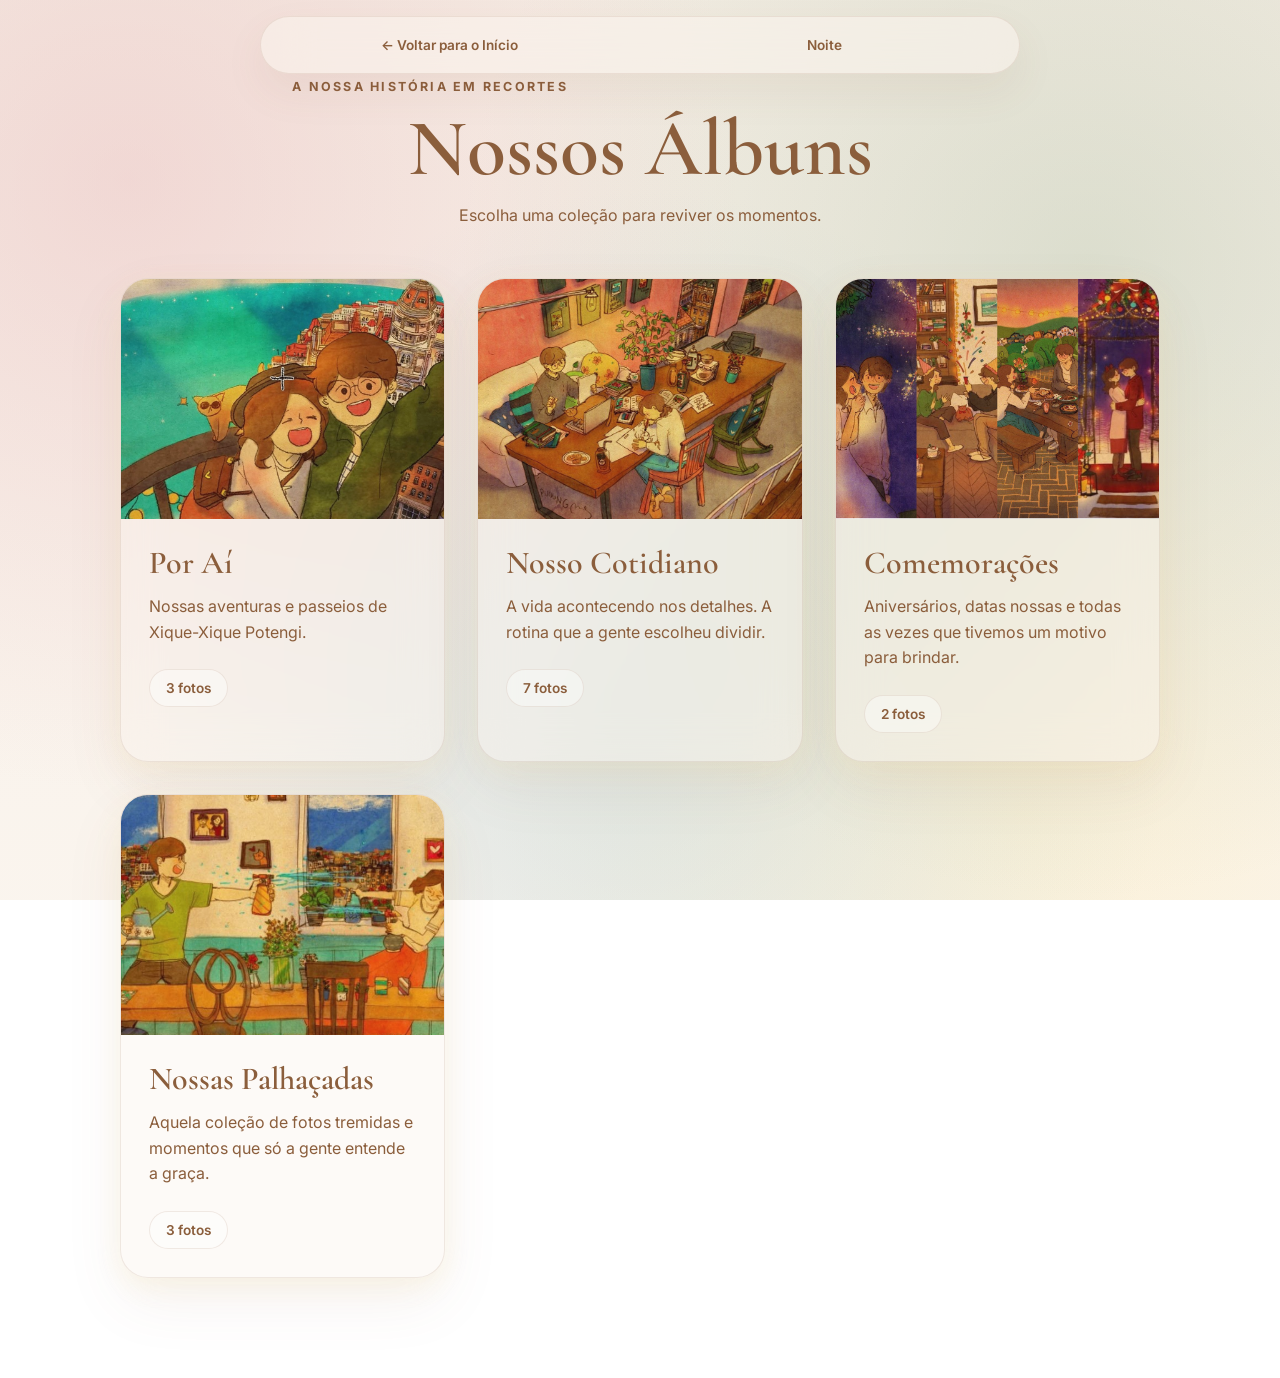
<file: albuns.html>
<!DOCTYPE html>
<html lang="pt-BR">

<head>
    <meta charset="UTF-8">
    <meta name="viewport" content="width=device-width, initial-scale=1.0">
    <title>Nossos Álbuns - Nossa Antologia</title>
    <link rel="icon"
        href="data:image/svg+xml,<svg xmlns=%22http://www.w3.org/2000/svg%22 viewBox=%220 0 100 100%22><text y=%22.9em%22 font-size=%2290%22>🤍</text></svg>">

    <link rel="preconnect" href="https://fonts.googleapis.com">
    <link rel="preconnect" href="https://fonts.gstatic.com" crossorigin="">
    <link
        href="https://fonts.googleapis.com/css2?family=Cormorant+Garamond:ital,wght@0,400;0,600;1,400&family=Inter:wght@400;500;600;700&display=swap"
        rel="stylesheet">

    <!-- Puxando o mesmo CSS da página principal -->
    <link rel="stylesheet" href="assets/css/style.css">
</head>

<body>
    <main class="shell">

        <!-- Navegação com botão de voltar -->
        <nav class="nav" aria-label="Navegação de retorno">
            <a href="index.html">← Voltar para o Início</a>
            <button id="themeButton" type="button">Noite</button>
        </nav>

        <section id="colecoes" class="reveal visible" style="padding-top: 40px;">
            <div class="section-title" style="text-align: center; margin-bottom: 48px;">
                <p class="eyebrow">A nossa história em recortes</p>
                <h2>Nossos Álbuns</h2>
                <p style="margin: 0 auto;">Escolha uma coleção para reviver os momentos.</p>
            </div>

            <!-- Grid de Álbuns -->
            <div class="album-grid">

                <!-- Álbum 1: Por Aí -->
                <a href="por-ai.html" class="album-card">
                    <div class="album-cover">
                        <!-- Substitua o link pela melhor foto de viagem de vocês -->
                        <img src="assets/img/capa-por_aí.jpg"
                            alt="Viagens e passeios">
                    </div>
                    <div class="album-info">
                        <h3>Por Aí</h3>
                        <p>Nossas aventuras e passeios de Xique-Xique Potengi.</p>
                        <span class="pill">3 fotos</span>
                    </div>
                </a>

                <!-- Álbum 2: Nosso Cotidiano -->
                <a href="cotidiano.html" class="album-card">
                    <div class="album-cover">
                        <img src="assets/img/capa-cotidiano.jpg"
                            alt="Dia a dia">
                    </div>
                    <div class="album-info">
                        <h3>Nosso Cotidiano</h3>
                        <p>A vida acontecendo nos detalhes. A rotina que a gente escolheu dividir.</p>
                        <span class="pill">7 fotos</span>
                    </div>
                </a>

                <!-- Álbum 3: Comemorações -->
                <a href="comemoracoes.html" class="album-card">
                    <div class="album-cover">
                        <img src="assets/img/capa-comemorações.png"
                            alt="Datas especiais">
                    </div>
                    <div class="album-info">
                        <h3>Comemorações</h3>
                        <p>Aniversários, datas nossas e todas as vezes que tivemos um motivo para brindar.</p>
                        <span class="pill">2 fotos</span>
                    </div>
                </a>

                <!-- Álbum 4: Nossas Palhaçadas -->
                <a href="palhacada.html" class="album-card">
                    <div class="album-cover">
                        <img src="assets/img/capa-palhaçadas.jpg"
                            alt="Momentos engraçados">
                    </div>
                    <div class="album-info">
                        <h3>Nossas Palhaçadas</h3>
                        <p>Aquela coleção de fotos tremidas e momentos que só a gente entende a graça.</p>
                        <span class="pill">3 fotos</span>
                    </div>
                </a>

            </div>
        </section>
    </main>

    <script src="assets/js/app.js"></script>
</body>

</html>
</file>
<file: assets/css/style.css>
:root {
    /* Paleta Puuung: Textos e Contrastes */
    --ink: #4A586E;
    /* Azul-crepúsculo (Textos principais) */
    --muted: #8B5E3C;
    /* Marrom-madeira (Textos secundários e datas) */

    /* Paleta Puuung: Fundos e Destaques */
    --paper: rgba(250, 244, 237, 0.45);
    /* Fundo translúcido dos cards */
    --soft: #F5EDE3;
    /* Bege off-white (Base) */
    --gold: #FCEBB6;
    /* Amarelo caloroso (Luz/Botões ativos) */
    --rose: #E8B4B8;
    /* Rosa antigo */
    --green: #9BB291;
    /* Verde-oliva claro */
    --blue: #A8C7CD;
    /* Azul serenidade */

    /* Estrutura e Iluminação */
    --line: rgba(139, 94, 60, 0.12);
    /* Bordas muito sutis e quentes */
    --night: #2C3540;
    /* Fundo do modo noite */
    --wine: #8B5E3C;
    /* Mantive a variável 'wine' original, mas com o tom de madeira para não quebrar o HTML */

    /* Sombras amplas simulando iluminação aconchegante (velas/abajur) */
    --shadow: 0 24px 60px rgba(139, 94, 60, 0.08), 0 8px 24px rgba(252, 235, 182, 0.25);

    --serif: "Cormorant Garamond", Georgia, serif;
    --sans: "Inter", system-ui, sans-serif;
}

* {
    box-sizing: border-box;
}

html {
    scroll-behavior: smooth;
}

body {
    margin: 0;
    color: var(--ink);
    /* EFEITO AQUARELA DIGITAL: Mistura de manchas de cores suaves sobrepostas */
    background:
        radial-gradient(circle at 10% 20%, rgba(232, 180, 184, 0.4) 0%, transparent 45%),
        radial-gradient(circle at 85% 30%, rgba(155, 178, 145, 0.3) 0%, transparent 50%),
        radial-gradient(circle at 50% 80%, rgba(168, 199, 205, 0.35) 0%, transparent 55%),
        radial-gradient(circle at 80% 90%, rgba(252, 235, 182, 0.4) 0%, transparent 40%),
        linear-gradient(180deg, rgba(245, 237, 227, 0.92), rgba(250, 244, 237, 0.95)),
        url("https://images.unsplash.com/photo-1518895949257-7621c3c786d7?auto=format&fit=crop&w=1800&q=85");
    background-attachment: fixed;
    background-size: cover;
    font-family: var(--sans);
    overflow-x: hidden;
}

body.is-night {
    --ink: #F5EDE3;
    /* Texto claro no escuro */
    --muted: #E8B4B8;
    /* Rosa antigo ganha destaque suave no escuro */
    --paper: rgba(44, 53, 64, 0.55);
    /* Azul crepúsculo translúcido para os cards */
    --soft: #1D242C;
    --line: rgba(252, 235, 182, 0.1);
    /* Bordas com reflexo amarelo */
    --wine: #FCEBB6;
    /* Títulos ganham cor de iluminação de luz quente */
    --shadow: 0 24px 60px rgba(0, 0, 0, 0.3), 0 0 35px rgba(252, 235, 182, 0.12);
    /* Glow noturno */

    background:
        /* EFEITO AQUARELA NOTURNO: Manchas de luz em um ambiente escuro */
        radial-gradient(circle at 20% 30%, rgba(252, 235, 182, 0.12) 0%, transparent 55%),
        radial-gradient(circle at 80% 70%, rgba(168, 199, 205, 0.08) 0%, transparent 50%),
        radial-gradient(circle at 50% 10%, rgba(232, 180, 184, 0.05) 0%, transparent 45%),
        linear-gradient(180deg, rgba(44, 53, 64, 0.95), rgba(24, 29, 36, 0.98)),
        url("https://images.unsplash.com/photo-1518895949257-7621c3c786d7?auto=format&fit=crop&w=1800&q=85");
    background-attachment: fixed;
    background-size: cover;
}

button,
input {
    font: inherit;
}

button {
    cursor: pointer;
}

a {
    color: inherit;
    text-decoration: none;
}

.shell {
    min-height: 100vh;
}

.hero {
    min-height: 92vh;
    display: grid;
    grid-template-columns: minmax(0, 1.04fr) minmax(300px, 0.82fr);
    gap: clamp(28px, 5vw, 72px);
    align-items: center;
    width: min(1160px, calc(100% - 40px));
    margin: 0 auto;
    padding: 42px 0 28px;
}

.eyebrow {
    margin: 0 0 14px;
    color: var(--green);
    font-size: 0.78rem;
    font-weight: 700;
    letter-spacing: 0.18em;
    text-transform: uppercase;
}

h1,
h2,
h3 {
    font-family: var(--serif);
    font-weight: 600;
    line-height: 0.98;
    margin: 0;
}

h1 {
    color: var(--wine);
    font-size: clamp(3.5rem, 12vw, 8.8rem);
    max-width: 780px;
}

.lead {
    max-width: 620px;
    margin: 24px 0 0;
    color: var(--muted);
    font-size: clamp(1rem, 2vw, 1.2rem);
    line-height: 1.8;
}

.actions {
    display: flex;
    flex-wrap: wrap;
    gap: 12px;
    margin-top: 30px;
}

/* Botões super arredondados e fluidos */
.btn {
    min-height: 46px;
    border: 1px solid var(--line);
    border-radius: 999px;
    padding: 0 22px;
    color: var(--ink);
    background: rgba(255, 255, 255, 0.35);
    /* Mais transparente para a aquarela vazar */
    backdrop-filter: blur(14px);
    box-shadow: 0 10px 25px rgba(139, 94, 60, 0.08);
    display: inline-flex;
    align-items: center;
    justify-content: center;
    gap: 9px;
    font-weight: 600;
    transition: transform 300ms ease, border-color 300ms ease, background 300ms ease, box-shadow 300ms ease;
}

body.is-night .btn {
    background: rgba(255, 255, 255, 0.05);
}

.btn:hover {
    transform: translateY(-3px);
    border-color: rgba(232, 180, 184, 0.6);
    box-shadow: 0 15px 35px rgba(139, 94, 60, 0.12), 0 0 15px rgba(252, 235, 182, 0.2);
    /* Glow no hover */
}

.btn.primary {
    background: var(--gold);
    color: #4A586E;
    /* Contraste direto no botão amarelo */
    border-color: transparent;
}

.hero-photo {
    position: relative;
    min-height: 540px;
    border-radius: 32px;
    /* Cantos muito mais arredondados */
    overflow: hidden;
    box-shadow: var(--shadow);
    background: var(--paper);
    isolation: isolate;
}

.hero-photo img {
    position: absolute;
    inset: 0;
    width: 100%;
    height: 100%;
    object-fit: cover;
    filter: saturate(0.9) contrast(0.95);
    /* Deixa a foto ligeiramente mais "sonhadora" e pastel */
}

.hero-photo::after {
    content: "";
    position: absolute;
    inset: 0;
    /* Degradê azul crepúsculo ao invés de preto para proteger a legenda */
    background: linear-gradient(180deg, transparent 40%, rgba(74, 88, 110, 0.7));
    z-index: 1;
}

.photo-caption {
    position: absolute;
    left: 28px;
    right: 28px;
    bottom: 26px;
    z-index: 2;
    color: #F5EDE3;
}

.photo-caption strong {
    display: block;
    font-family: var(--serif);
    font-size: 2.2rem;
    line-height: 1;
}

.photo-caption span {
    display: block;
    margin-top: 8px;
    color: rgba(245, 237, 227, 0.85);
    line-height: 1.55;
    font-size: 0.95rem;
}

.nav {
    position: sticky;
    top: 16px;
    z-index: 30;
    display: flex;
    width: min(760px, calc(100% - 30px));
    margin: -22px auto 0;
    padding: 8px;
    gap: 8px;
    border: 1px solid var(--line);
    border-radius: 999px;
    background: rgba(250, 244, 237, 0.6);
    /* Fluidez do menu */
    backdrop-filter: blur(24px);
    box-shadow: 0 18px 40px rgba(139, 94, 60, 0.08);
    scrollbar-width: none;
}

.nav::-webkit-scrollbar {
    display: none;
}

body.is-night .nav {
    background: rgba(44, 53, 64, 0.6);
}

.nav a,
.nav button {
    flex: 1;
    min-width: 0;
    min-height: 40px;
    border: 0;
    border-radius: 999px;
    background: transparent;
    color: var(--muted);
    display: grid;
    place-items: center;
    font-size: 0.85rem;
    font-weight: 600;
    white-space: nowrap;
    transition: background 300ms ease, color 300ms ease;
}

.nav a:hover,
.nav button:hover {
    background: rgba(232, 180, 184, 0.25);
    color: var(--ink);
}

section {
    width: min(1040px, calc(100% - 40px));
    margin: 0 auto;
    padding: 78px 0;
}

.section-title {
    display: grid;
    gap: 12px;
    margin-bottom: 32px;
}

.section-title h2 {
    color: var(--wine);
    font-size: clamp(2.35rem, 7vw, 5rem);
}

.section-title p {
    max-width: 620px;
    margin: 0;
    color: var(--muted);
    line-height: 1.8;
}

.timer {
    display: grid;
    grid-template-columns: repeat(4, 1fr);
    gap: 16px;
}

/* Base de vidro translúcido para os containers */
.time-box,
.panel,
.letter,
.memory {
    border: 1px solid var(--line);
    background: var(--paper);
    /* Variável de transparência quente/fria */
    backdrop-filter: blur(20px);
    /* Aumentado o blur para o efeito aquarela não conflitar com texto */
    box-shadow: var(--shadow);
    border-radius: 28px;
    /* Cantos bem mais orgânicos e arredondados */
}

.time-box {
    min-height: 140px;
    padding: 24px;
    display: grid;
    align-content: center;
    gap: 10px;
}

.time-box b {
    color: var(--wine);
    font-family: var(--serif);
    font-size: clamp(2.8rem, 7vw, 4.5rem);
    line-height: 0.9;
    font-weight: 500;
}

.time-box span {
    color: var(--muted);
    font-size: 0.75rem;
    font-weight: 700;
    letter-spacing: 0.15em;
    text-transform: uppercase;
}

.panel {
    padding: clamp(28px, 5vw, 42px);
}

.reason-panel {
    display: grid;
    grid-template-columns: 1fr auto;
    gap: 24px;
    align-items: center;
    margin-top: 16px;
}

.reason-text {
    min-height: 74px;
    display: flex;
    align-items: center;
    margin: 0;
    color: var(--ink);
    font-family: var(--serif);
    font-size: clamp(1.6rem, 4vw, 2.4rem);
    font-style: italic;
    line-height: 1.35;
}

.letters {
    display: grid;
    gap: 16px;
}

.letter {
    overflow: hidden;
}

.letter button {
    width: 100%;
    min-height: 78px;
    display: flex;
    align-items: center;
    justify-content: space-between;
    gap: 20px;
    padding: 0 28px;
    border: 0;
    background: transparent;
    color: var(--ink);
    text-align: left;
    font-weight: 600;
    font-size: 1.1rem;
}

.letter button span {
    color: var(--rose);
    font-size: 1.5rem;
    transition: transform 300ms ease;
}

.letter.open button span {
    transform: rotate(45deg);
    /* Cruza o '+' formando um 'x' ao abrir */
}

.letter-body {
    max-height: 0;
    overflow: hidden;
    color: var(--ink);
    line-height: 1.8;
    opacity: 0.85;
    transition: max-height 400ms ease, padding 400ms ease;
}

.letter.open .letter-body {
    max-height: 500px;
    padding: 0 28px 28px;
}

.letter.locked .letter-body {
    color: var(--muted);
}

.gallery {
    display: grid;
    grid-template-columns: 1fr 1fr;
    gap: 24px;
}

.memory {
    position: relative;
    min-height: 420px;
    overflow: hidden;
}

.memory.large {
    grid-row: span 2;
    min-height: 864px;
}

.memory img {
    position: absolute;
    inset: 0;
    width: 100%;
    height: 100%;
    object-fit: cover;
    transition: transform 700ms ease;
    filter: saturate(0.9) contrast(0.95);
}

.memory:hover img {
    transform: scale(1.04);
}

.memory::after {
    content: "";
    position: absolute;
    inset: 0;
    background: linear-gradient(180deg, rgba(245, 237, 227, 0.05) 30%, rgba(74, 88, 110, 0.7));
}

.memory div {
    position: absolute;
    left: 24px;
    right: 24px;
    bottom: 22px;
    z-index: 2;
    color: #F5EDE3;
}

.memory strong {
    display: block;
    font-family: var(--serif);
    font-size: 2rem;
    line-height: 1.1;
    font-weight: 500;
}

.memory span {
    display: block;
    margin-top: 8px;
    color: rgba(245, 237, 227, 0.85);
    line-height: 1.55;
}

.poem {
    color: var(--ink);
    font-family: var(--serif);
    font-size: clamp(1.8rem, 5vw, 3.2rem);
    font-style: italic;
    line-height: 1.35;
    margin: 0;
    text-align: center;
}

.poem small {
    display: block;
    margin-top: 24px;
    color: var(--muted);
    font-family: var(--sans);
    font-size: 0.95rem;
    font-style: normal;
    line-height: 1.7;
}

.capsule {
    display: grid;
    grid-template-columns: 0.82fr 1.18fr;
    gap: 20px;
    align-items: stretch;
}

.capsule-mark {
    min-height: 320px;
    border-radius: 28px;
    /* Degradê combinando a madeira e o rosa antigo da paleta */
    background:
        linear-gradient(160deg, rgba(178, 130, 96, 0.85), rgba(232, 180, 184, 0.8)),
        url("../img/capa-capsula.jpg");
    background-size: cover;
    background-position: center;
    box-shadow: var(--shadow);
    display: grid;
    align-content: end;
    padding: 32px;
    color: #F5EDE3;
}

.capsule-mark strong {
    font-family: var(--serif);
    font-size: 2.8rem;
    line-height: 1.05;
    font-weight: 500;
}

.capsule-state {
    color: var(--ink);
    line-height: 1.8;
    font-size: 1.05rem;
}

.capsule-count {
    display: flex;
    flex-wrap: wrap;
    gap: 12px;
    margin-top: 24px;
}

.pill {
    border: 1px solid var(--line);
    border-radius: 999px;
    padding: 10px 16px;
    color: var(--wine);
    background: rgba(255, 255, 255, 0.4);
    font-weight: 600;
    font-size: 0.9rem;
}

body.is-night .pill {
    background: rgba(255, 255, 255, 0.05);
}

.finale {
    padding-bottom: 60px;
    text-align: center;
}

.signature {
    color: var(--wine);
    font-family: var(--serif);
    font-size: clamp(2.8rem, 8vw, 6.5rem);
    line-height: 0.95;
    margin: 0;
    font-weight: 400;
}

.toast {
    position: fixed;
    left: 50%;
    bottom: 24px;
    z-index: 80;
    transform: translate(-50%, 20px);
    opacity: 0;
    pointer-events: none;
    width: min(440px, calc(100% - 32px));
    border: 1px solid var(--line);
    border-radius: 20px;
    padding: 18px 24px;
    color: var(--ink);
    background: var(--paper);
    box-shadow: var(--shadow);
    backdrop-filter: blur(24px);
    transition: opacity 300ms ease, transform 300ms cubic-bezier(0.175, 0.885, 0.32, 1.275);
    text-align: center;
    font-weight: 600;
}

.toast.show {
    opacity: 1;
    transform: translate(-50%, 0);
}

.petal {
    position: fixed;
    z-index: 75;
    top: -30px;
    width: 14px;
    height: 20px;
    border-radius: 60% 40% 60% 40%;
    background: var(--rose);
    /* Pétalas no rosa da paleta */
    opacity: 0.85;
    pointer-events: none;
    animation: fall 4s linear forwards;
    filter: drop-shadow(0 4px 8px rgba(232, 180, 184, 0.4));
}

@keyframes fall {
    to {
        transform: translate3d(var(--drift), calc(100vh + 60px), 0) rotate(260deg);
        opacity: 0;
    }
}

.reveal {
    opacity: 0;
    transform: translateY(30px);
    transition: opacity 600ms ease, transform 600ms cubic-bezier(0.25, 1, 0.5, 1);
}

.reveal.visible {
    opacity: 1;
    transform: translateY(0);
}

@media (max-width: 820px) {
    .hero {
        grid-template-columns: 1fr;
        min-height: auto;
        padding: 34px 0 20px;
    }

    .hero-photo {
        min-height: min(118vw, 560px);
    }

    .nav {
        overflow-x: auto;
        justify-content: flex-start;
        border-radius: 20px;
    }

    .nav a,
    .nav button {
        flex: 0 0 auto;
        padding: 0 16px;
    }

    section {
        padding: 58px 0;
    }

    .timer {
        grid-template-columns: repeat(2, 1fr);
    }

    .reason-panel,
    .capsule,
    .gallery {
        grid-template-columns: 1fr;
    }

    .memory,
    .memory.large {
        min-height: 460px;
    }
}

@media (max-width: 520px) {

    .hero,
    section {
        width: min(100% - 32px, 1040px);
    }

    h1 {
        font-size: clamp(3.15rem, 18vw, 5.8rem);
    }

    .actions {
        display: grid;
    }

    .btn {
        width: 100%;
    }

    .time-box {
        min-height: 120px;
        padding: 20px;
    }

    .letter button {
        min-height: 70px;
        padding: 0 20px;
    }

    .letter.open .letter-body {
        padding: 0 20px 24px;
    }
}

/* =========================================
 ESTILOS DA PÁGINA DE ÁLBUNS
 ========================================= */

.album-grid {
    display: grid;
    grid-template-columns: repeat(auto-fit, minmax(280px, 1fr));
    gap: 32px;
}

.album-card {
    display: block;
    border: 1px solid var(--line);
    border-radius: 28px;
    background: var(--paper);
    backdrop-filter: blur(20px);
    box-shadow: var(--shadow);
    overflow: hidden;
    transition: transform 400ms cubic-bezier(0.175, 0.885, 0.32, 1.275), border-color 300ms ease, box-shadow 300ms ease;
    text-decoration: none;
}

.album-card:hover {
    transform: translateY(-10px);
    border-color: rgba(232, 180, 184, 0.4);
    box-shadow: 0 28px 70px rgba(139, 94, 60, 0.15);
}

.album-cover {
    width: 100%;
    height: 240px;
    position: relative;
    overflow: hidden;
}

.album-cover img {
    width: 100%;
    height: 100%;
    object-fit: cover;
    filter: saturate(0.9) contrast(0.95);
    transition: transform 600ms ease;
}

.album-card:hover .album-cover img {
    transform: scale(1.06);
}

.album-info {
    padding: 28px;
}

.album-info h3 {
    color: var(--wine);
    font-size: 2rem;
    margin-bottom: 12px;
    font-family: var(--serif);
}

.album-info p {
    color: var(--muted);
    font-size: 1rem;
    line-height: 1.6;
    margin-bottom: 24px;
}

.album-info .pill {
    font-size: 0.85rem;
    display: inline-block;
}

/* =========================================
 ESTILOS DA GRADE DE FOTOS DOS ÁLBUNS
 ========================================= */

.photo-grid {
    column-count: 2;
    column-gap: 24px;
}

.photo-item {
    margin: 0 0 24px 0;
    display: inline-block;
    width: 100%;
    position: relative;
    border-radius: 20px;
    overflow: hidden;
    background: var(--paper);
    backdrop-filter: blur(12px);
    border: 1px solid var(--line);
    box-shadow: var(--shadow);
    transition: transform 400ms ease, box-shadow 400ms ease;
}

.photo-item:hover {
    transform: translateY(-6px);
    box-shadow: 0 20px 50px rgba(139, 94, 60, 0.12);
}

.photo-item img {
    width: 100%;
    height: auto;
    display: block;
    border-bottom: 1px solid var(--line);
    filter: saturate(0.9) contrast(0.95);
    cursor: zoom-in;
}

.photo-item figcaption {
    padding: 18px 24px;
    color: var(--ink);
    font-size: 0.95rem;
    font-style: italic;
    font-family: var(--serif);
    text-align: center;
}

@media (max-width: 600px) {
    .photo-grid {
        column-count: 2;
        column-gap: 12px;
    }

    .photo-item {
        margin: 0 0 12px 0;
        border-radius: 14px;
    }

    .photo-item figcaption {
        padding: 12px 10px;
        font-size: 0.85rem;
        line-height: 1.4;
    }
}

/* =========================================
 EFEITO LIGHTBOX (AMPLIAR FOTO)
 ========================================= */

.lightbox-overlay {
    position: fixed;
    inset: 0;
    z-index: 200;
    /* Fundo quente e escuro pro Lightbox */
    background: rgba(44, 53, 64, 0.92);
    backdrop-filter: blur(12px);
    display: flex;
    flex-direction: column;
    align-items: center;
    justify-content: center;
    opacity: 0;
    pointer-events: none;
    transition: opacity 400ms ease;
}

.lightbox-overlay.active {
    opacity: 1;
    pointer-events: auto;
}

.lightbox-overlay img {
    max-width: 90vw;
    max-height: 80vh;
    object-fit: contain;
    border-radius: 12px;
    box-shadow: 0 20px 60px rgba(0, 0, 0, 0.4);
    transform: scale(0.95);
    transition: transform 400ms cubic-bezier(0.175, 0.885, 0.32, 1.275);
}

.lightbox-overlay.active img {
    transform: scale(1);
}

.lightbox-caption {
    color: #F5EDE3;
    font-family: var(--serif);
    font-size: 1.4rem;
    font-style: italic;
    margin-top: 24px;
    text-align: center;
    max-width: 80vw;
}

.lightbox-close {
    position: absolute;
    top: 24px;
    right: 28px;
    background: transparent;
    border: none;
    color: #FCEBB6;
    /* Fechar com um toque dourado */
    font-size: 3.2rem;
    line-height: 1;
    cursor: pointer;
    opacity: 0.6;
    transition: opacity 300ms ease, transform 300ms ease;
}

.lightbox-close:hover {
    opacity: 1;
    transform: scale(1.1);
}

/* =========================================
   REPRODUTOR DE MÚSICA (MIXTAPE)
   ========================================= */

.mixtape-card {
    background: var(--paper);
    width: min(380px, calc(100% - 32px));
    border-radius: 28px;
    padding: 32px 24px;
    box-shadow: var(--shadow);
    border: 1px solid var(--line);
    position: relative;
    transform: translateY(50px) scale(0.95);
    transition: transform 400ms cubic-bezier(0.175, 0.885, 0.32, 1.275);
    backdrop-filter: blur(24px);
}

.lightbox-overlay.active .mixtape-card {
    transform: translateY(0) scale(1);
}

.mixtape-close {
    position: absolute;
    top: 16px;
    right: 20px;
    background: transparent;
    border: none;
    font-size: 2rem;
    color: var(--muted);
    transition: color 300ms ease;
}

.mixtape-close:hover {
    color: var(--rose);
}

/* A fita cassete ilustrativa */
.cassette-tape {
    background: rgba(139, 94, 60, 0.1);
    border: 2px solid var(--line);
    border-radius: 12px;
    padding: 16px;
    margin-bottom: 24px;
    position: relative;
}

.cassette-label {
    background: var(--gold);
    color: #4A586E;
    text-align: center;
    border-radius: 6px;
    padding: 8px;
    margin-bottom: 12px;
}

.cassette-label small {
    display: block;
    font-size: 0.7rem;
    text-transform: uppercase;
    letter-spacing: 2px;
    margin-bottom: 4px;
}

.cassette-label strong {
    font-family: var(--serif);
    font-size: 1.4rem;
    font-style: italic;
}

.cassette-wheels {
    display: flex;
    justify-content: center;
    gap: 40px;
}

.wheel {
    width: 32px;
    height: 32px;
    border-radius: 50%;
    background: var(--night);
    border: 8px solid rgba(250, 244, 237, 0.6);
}

.wheel.spinning {
    animation: spin 3s linear infinite;
}

@keyframes spin {
    100% {
        transform: rotate(360deg);
    }
}

.track-title {
    text-align: center;
    color: var(--wine);
    font-size: 1.2rem;
    margin-bottom: 20px;
    min-height: 28px;
}

/* Controles de Progresso e Botões */
.progress-bar {
    width: 100%;
    height: 6px;
    -webkit-appearance: none;
    background: rgba(139, 94, 60, 0.2);
    border-radius: 999px;
    outline: none;
    margin-bottom: 8px;
    cursor: pointer;
}

.progress-bar::-webkit-slider-thumb {
    -webkit-appearance: none;
    width: 14px;
    height: 14px;
    border-radius: 50%;
    background: var(--rose);
    cursor: pointer;
}

.time-display {
    display: flex;
    justify-content: space-between;
    font-size: 0.8rem;
    color: var(--muted);
    font-family: var(--sans);
    margin-bottom: 24px;
}

.buttons-row {
    display: flex;
    justify-content: center;
    align-items: center;
    gap: 20px;
    margin-bottom: 32px;
}

.buttons-row button {
    background: transparent;
    border: none;
    font-size: 1.5rem;
    color: var(--ink);
    opacity: 0.7;
    transition: transform 200ms ease, opacity 200ms ease;
}

.buttons-row button:hover {
    opacity: 1;
    transform: scale(1.1);
}

.buttons-row button.play-main {
    font-size: 2.2rem;
    color: var(--wine);
    opacity: 1;
}

.buttons-row button.active-loop {
    color: var(--rose);
    opacity: 1;
}

/* A Lista de Músicas */
.playlist-list {
    list-style: none;
    padding: 0;
    margin: 0;
    max-height: 160px;
    overflow-y: auto;
    border-top: 1px solid var(--line);
    padding-top: 16px;
    scrollbar-width: thin;
    scrollbar-color: var(--rose) transparent;
}

.playlist-list li {
    padding: 10px 12px;
    border-radius: 8px;
    cursor: pointer;
    font-size: 0.95rem;
    color: var(--muted);
    transition: background 200ms ease, color 200ms ease;
    margin-bottom: 4px;
}

.playlist-list li:hover {
    background: rgba(232, 180, 184, 0.15);
}

.playlist-list li.playing-now {
    background: rgba(232, 180, 184, 0.25);
    color: var(--wine);
    font-weight: 600;
}

/* =========================================
   CORREÇÃO DE ALTURA PARA CARTAS LONGAS
   ========================================= */
.letter.open .letter-body {
    max-height: 3000px !important;
    /* Um limite gigante para garantir que nenhum poema seja cortado */
}
</file>
